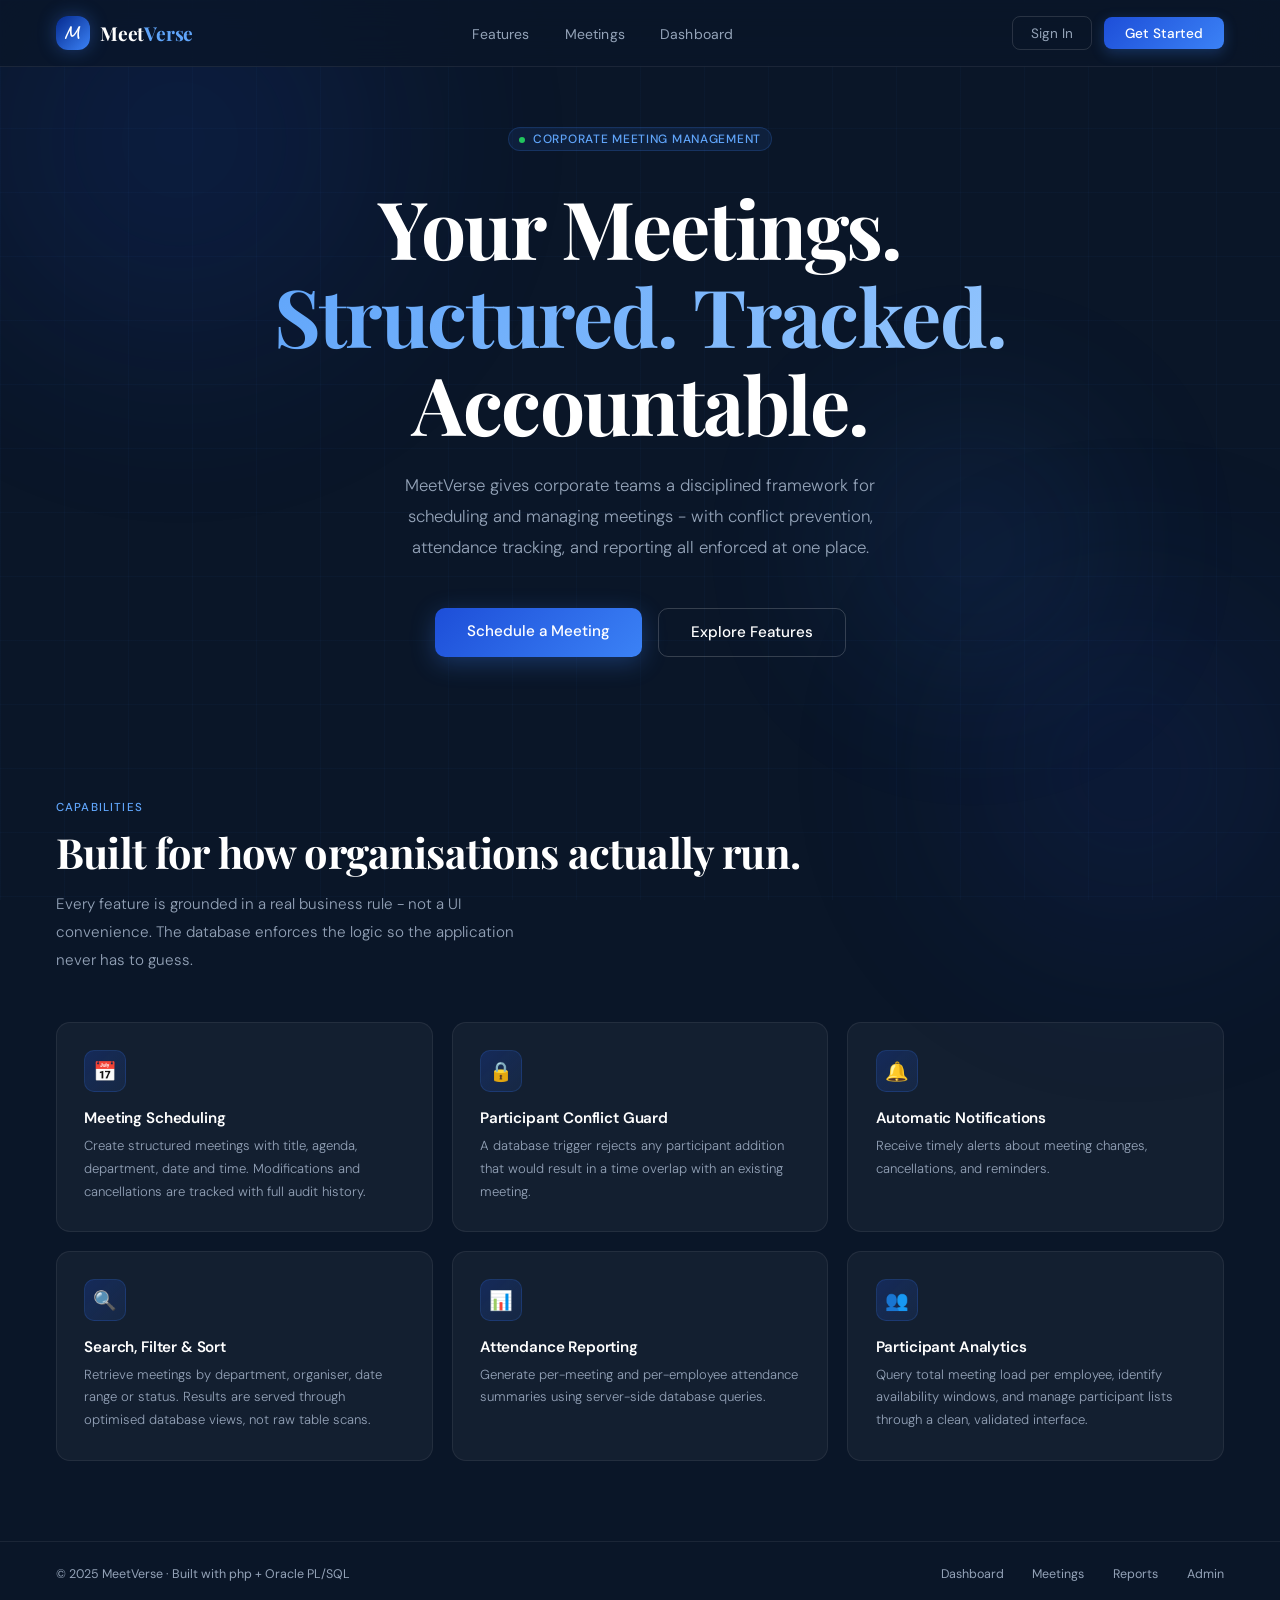
<file: index.html>
<!DOCTYPE html>
<html lang="en">

<head>
    <meta charset="UTF-8">
    <meta name="viewport" content="width=device-width, initial-scale=1.0">
    <title>MeetVerse</title>
    <link
        href="https://fonts.googleapis.com/css2?family=Playfair+Display:wght@600;700&family=DM+Sans:wght@300;400;500;600&display=swap"
        rel="stylesheet">
    <link rel="stylesheet" href="style.css">

    <link rel="preconnect" href="https://fonts.googleapis.com">
    <link rel="preconnect" href="https://fonts.gstatic.com" crossorigin>
    <link href="https://fonts.googleapis.com/css2?family=Alex+Brush&family=Allura&family=Great+Vibes&family=Moon+Dance&family=Parisienne&family=Pinyon+Script&display=swap" rel="stylesheet">
</head>

<body>

    <canvas id="canvas"></canvas>
    <div class="orb orb1"></div>
    <div class="orb orb2"></div>
    <div class="orb orb3"></div>
    <div class="grid-overlay"></div>

    <nav>
        <a class="logo" href="index.html">
            <div class="logo-icon">M</div>
            <span class="logo-text">Meet<span>Verse</span></span>
        </a>
        <ul class="nav-links">
            <li><a href="index.html#features">Features</a></li>
            <li><a href="index.html#meetings">Meetings</a></li>
            <li><a href="index.html#dashboard">Dashboard</a></li>
        </ul>
        <div class="nav-actions">
            <button class="btn-ghost" onclick="location.href='login.html'">Sign In</button>
            <button class="btn-primary" onclick="location.href='register.html'">Get Started</button>
        </div>
    </nav>

    <section class="hero">
        <div class="hero-inner">
            <div class="badge">
                <div class="badge-dot"></div>
                <span>Corporate Meeting Management</span>
            </div>
            <h1>Your Meetings.<br><em>Structured. Tracked.</em><br>Accountable.</h1>
            <p class="hero-sub">MeetVerse gives corporate teams a disciplined framework for scheduling and managing
                meetings - with conflict prevention, attendance tracking, and reporting all enforced at one place.</p>
            <div class="hero-cta">
                <a href="login.html" class="btn-lg solid">Schedule a Meeting</a>
                <a href="index.html#features" class="btn-lg outline">Explore Features</a>
            </div>
        </div>
    </section>

    <section class="section" id="features">
        <div class="reveal">
            <div class="section-eyebrow">Capabilities</div>
            <div class="section-heading">Built for how organisations actually run.</div>
            <p class="section-body">Every feature is grounded in a real business rule - not a UI convenience. The database enforces the logic so the application never has to guess.</p>
        </div>
        <div class="features-grid reveal">
            <div class="fc">
                <div class="fc-icon">📅</div>
                <div class="fc-title">Meeting Scheduling</div>
                <div class="fc-desc">Create structured meetings with title, agenda, department, date and time. Modifications and cancellations are tracked with full audit history.</div>
            </div>
            <div class="fc">
                <div class="fc-icon">🔒</div>
                <div class="fc-title">Participant Conflict Guard</div>
                <div class="fc-desc">A database trigger rejects any participant addition that would result in a time overlap with an existing meeting.</div>
            </div>
            <div class="fc">
                <div class="fc-icon">🔔</div>
                <div class="fc-title">Automatic Notifications</div>
                <div class="fc-desc">Receive timely alerts about meeting changes, cancellations, and reminders. </div>
            </div>
            <div class="fc">
                <div class="fc-icon">🔍</div>
                <div class="fc-title">Search, Filter & Sort</div>
                <div class="fc-desc">Retrieve meetings by department, organiser, date range or status. Results are served through optimised database views, not raw table scans.</div>
            </div>
            <div class="fc">
                <div class="fc-icon">📊</div>
                <div class="fc-title">Attendance Reporting</div>
                <div class="fc-desc">Generate per-meeting and per-employee attendance summaries using server-side database queries.</div>
            </div>
            <div class="fc">
                <div class="fc-icon">👥</div>
                <div class="fc-title">Participant Analytics</div>
                <div class="fc-desc">Query total meeting load per employee, identify availability windows, and manage participant lists through a clean, validated interface.</div>
            </div>
        </div>
    </section>

    <footer>
        <span class="footer-copy">© 2025 MeetVerse · Built with php + Oracle PL/SQL</span>
        <div class="footer-links">
            <a href="">Dashboard</a>
            <a href="">Meetings</a>
            <a href="">Reports</a>
            <a href="">Admin</a>
        </div>
    </footer>
</body>

</html>
</file>
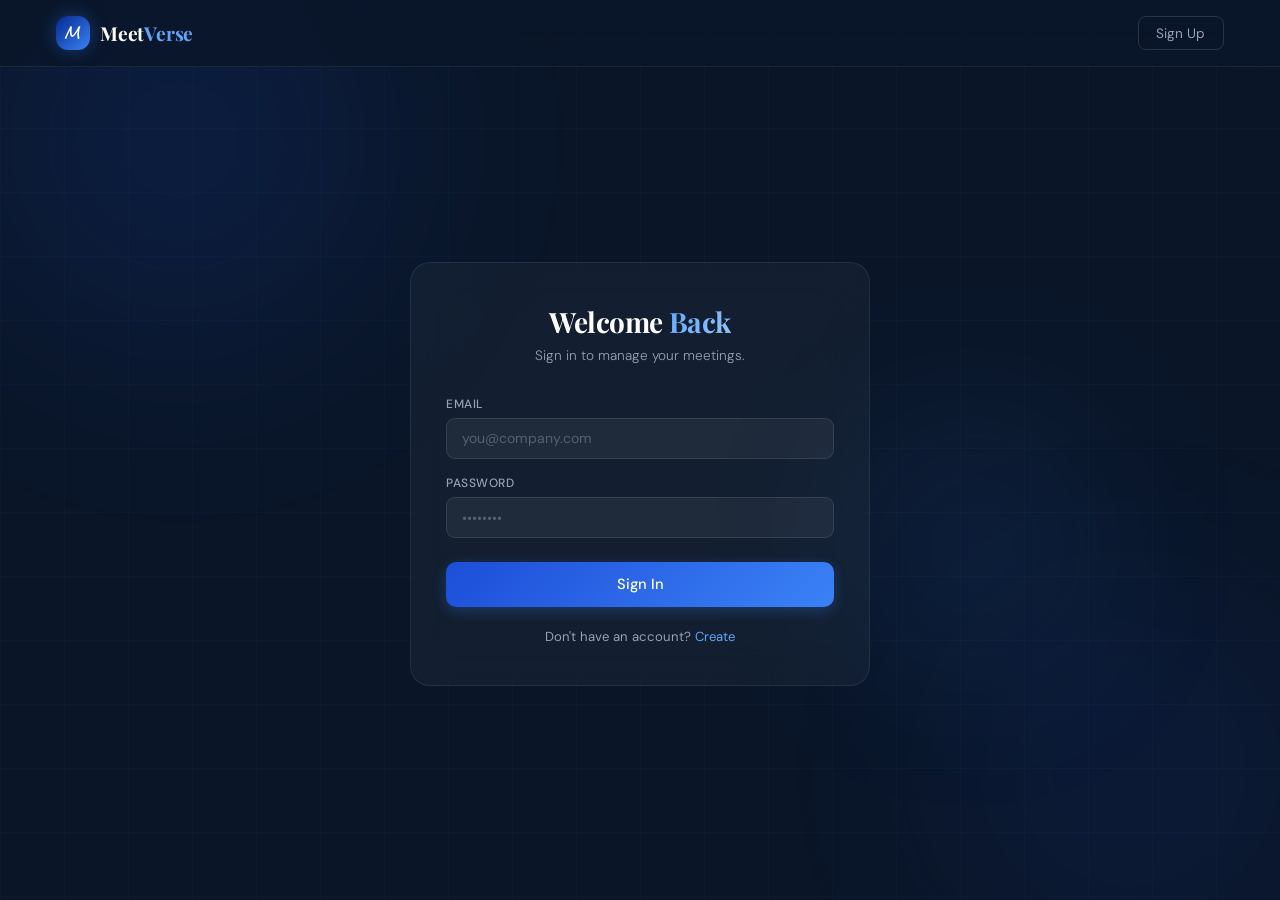
<file: login.html>
<!DOCTYPE html>
<html lang="en">

<head>
    <meta charset="UTF-8">
    <meta name="viewport" content="width=device-width, initial-scale=1.0">
    <title>Sign In</title>
    <link
        href="https://fonts.googleapis.com/css2?family=Playfair+Display:wght@600;700&family=DM+Sans:wght@300;400;500;600&display=swap"
        rel="stylesheet">
    <link href="https://fonts.googleapis.com/css2?family=Moon+Dance&display=swap" rel="stylesheet">
    <link rel="stylesheet" href="style.css">
</head>

<body>
    <div class="orb orb1"></div>
    <div class="orb orb2"></div>
    <div class="orb orb3"></div>
    <div class="grid-overlay"></div>

    <nav>
        <a class="logo" href="index.php">
            <div class="logo-icon">M</div>
            <span class="logo-text">Meet<span>Verse</span></span>
        </a>
        <div class="nav-actions">
            <button class="btn-ghost" onclick="location.href='register.html'">Sign Up</button>
        </div>
    </nav>

    <div class="auth-wrapper">
        <div class="auth-card">
            <div class="auth-header">
                <h2>Welcome <em
                        style="font-style:normal;background:linear-gradient(135deg,#60a5fa,#93c5fd);background-clip:text;-webkit-background-clip:text;-webkit-text-fill-color:transparent">Back</em>
                </h2>
                <p>Sign in to manage your meetings.</p>
            </div>

            <form action="login.php" method="POST">
                <div class="form-group">
                    <label>Email</label>
                    <input type="email" name="email" placeholder="you@company.com" required>
                </div>
                <div class="form-group">
                    <label>Password</label>
                    <input type="password" name="password" placeholder="••••••••" required>
                </div>
                <div id="err-msg"
                    style="color: rgba(255, 0, 0, 0.558); display: none; margin-bottom: 1rem; font-size: 0.83rem;">
                </div>
                <button type="submit" class="btn-auth">Sign In</button>
            </form>

            <p class="auth">Don't have an account? <a href="register.html">Create</a></p>
        </div>
    </div>
    <script>
        const params = new URLSearchParams(window.location.search);
        const error = params.get('error');
        if (error) {
            const box = document.getElementById('err-msg');
            box.textContent = error;
            box.style.display = 'block';
        }
    </script>
</body>

</html>
</file>
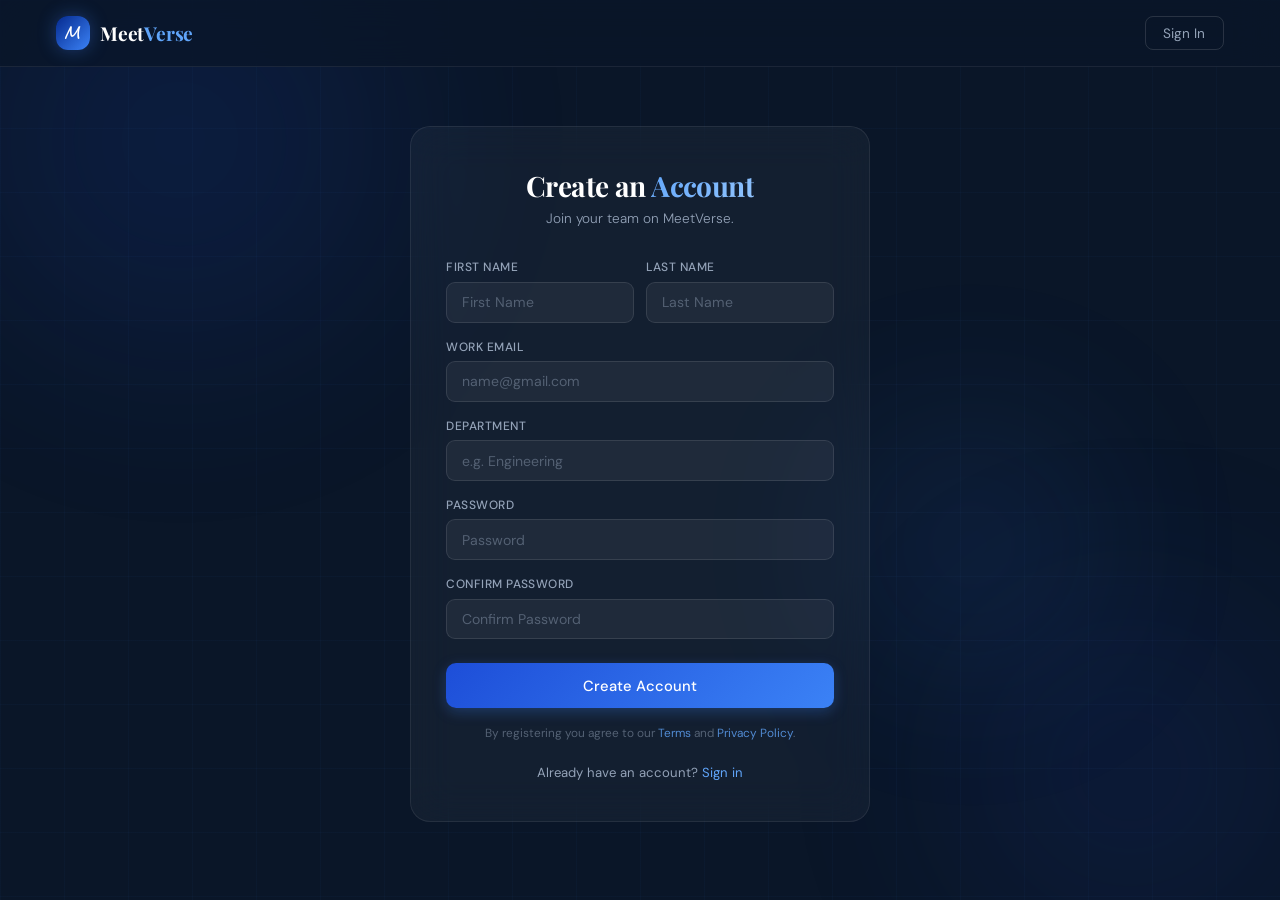
<file: register.html>
<!DOCTYPE html>
<html lang="en">

<head>
    <meta charset="UTF-8">
    <meta name="viewport" content="width=device-width, initial-scale=1.0">
    <title>MeetVerse · Register</title>
    <link
        href="https://fonts.googleapis.com/css2?family=Playfair+Display:wght@600;700&family=DM+Sans:wght@300;400;500;600&display=swap"
        rel="stylesheet">
    <link href="https://fonts.googleapis.com/css2?family=Moon+Dance&display=swap" rel="stylesheet">
    <link rel="stylesheet" href="style.css">
</head>

<body>
    <div class="orb orb1"></div>
    <div class="orb orb2"></div>
    <div class="orb orb3"></div>
    <div class="grid-overlay"></div>

    <nav>
        <a class="logo" href="index.php">
            <div class="logo-icon">M</div>
            <span class="logo-text">Meet<span>Verse</span></span>
        </a>
        <div class="nav-actions">
            <button class="btn-ghost" onclick="location.href='login.html'">Sign In</button>
        </div>
    </nav>

    <div class="auth-wrapper">
        <div class="auth-card">
            <div class="auth-header">
                <h2>Create an <em
                        style="font-style:normal;background:linear-gradient(135deg,#60a5fa,#93c5fd);background-clip:text;-webkit-background-clip:text;-webkit-text-fill-color:transparent">Account</em>
                </h2>
                <p>Join your team on MeetVerse.</p>
            </div>


            <form action="register.php" method="POST">
                <div class="form-row">
                    <div class="form-group">
                        <label>First Name</label>
                        <input type="text" name="first_name" placeholder="First Name" required>
                    </div>
                    <div class="form-group">
                        <label>Last Name</label>
                        <input type="text" name="last_name" placeholder="Last Name" required>
                    </div>
                </div>
                <div class="form-group">
                    <label>Work Email</label>
                    <input type="email" name="email" placeholder="name@gmail.com" required>
                </div>
                <div class="form-group">
                    <label>Department</label>
                    <input type="text" name="department" placeholder="e.g. Engineering" required>
                </div>
                <div class="form-group">
                    <label>Password</label>
                    <input type="password" name="password" placeholder="Password" minlength="8" required>
                </div>
                <div class="form-group">
                    <label>Confirm Password</label>
                    <input type="password" name="confirm_password" placeholder="Confirm Password" required>
                </div>
                <div id="error-msg"
                    style="color: rgba(255, 0, 0, 0.558); display: none; margin-bottom: 1rem; font-size: 0.83rem;">
                </div>
                <button type="submit" class="btn-auth">Create Account</button>
            </form>

            <p class="terms-note">By registering you agree to our <a href="#">Terms</a> and <a href="#">Privacy
                    Policy</a>.</p>
            <p class="auth-switch">Already have an account? <a href="login.html">Sign in</a></p>
        </div>
    </div>

    <script>
        const params = new URLSearchParams(window.location.search);
        const error = params.get('error');
        if (error) {
            const box = document.getElementById('error-msg');
            box.textContent = error;
            box.style.display = 'block';
        }
    </script>
</body>

</html>
</file>
<file: style.css>
* {
  margin: 0;
  padding: 0;
  box-sizing: border-box;
}

:root {
  --navy: #0a1628;
  --accent: #3b82f6;
  --accent2: #60a5fa;
  --muted: #94a3b8;
  --glass: rgba(255, 255, 255, 0.04);
  --border: rgba(255, 255, 255, 0.07);
}

html {
  scroll-behavior: smooth;
}

body {
  background: var(--navy);
  color: #fff;
  font-family: "DM Sans", sans-serif;
  overflow-x: hidden;
}

/*effects*/
#canvas {
  position: fixed;
  top: 0;
  left: 0;
  width: 100%;
  height: 100%;
  z-index: 0;
  pointer-events: none;
}

.orb {
  position: fixed;
  border-radius: 50%;
  filter: blur(90px);
  opacity: 0.17;
  animation: drift 14s ease-in-out infinite;
  pointer-events: none;
  z-index: 0;
}

.orb1 {
  width: 520px;
  height: 520px;
  background: radial-gradient(circle, #1d4ed8, transparent);
  top: -120px;
  left: -80px;
  animation-delay: 0s;
}

.orb2 {
  width: 420px;
  height: 420px;
  background: radial-gradient(circle, #1e40af, transparent);
  bottom: -80px;
  right: -60px;
  animation-delay: -5s;
}

.orb3 {
  width: 280px;
  height: 280px;
  background: radial-gradient(circle, #3b82f6, transparent);
  top: 45%;
  left: 65%;
  animation-delay: -9s;
}

@keyframes drift {
  0%,
  100% {
    transform: translate(0, 0);
  }
  40% {
    transform: translate(25px, -18px);
  }
  70% {
    transform: translate(-18px, 25px);
  }
}

.grid-overlay {
  position: fixed;
  top: 0;
  left: 0;
  width: 100%;
  height: 100%;
  z-index: 0;
  pointer-events: none;
  background-image:
    linear-gradient(rgba(59, 130, 246, 0.035) 1px, transparent 1px),
    linear-gradient(90deg, rgba(59, 130, 246, 0.035) 1px, transparent 1px);
  background-size: 64px 64px;
}

/*nevigation bar*/
nav {
  position: fixed;
  top: 0;
  left: 0;
  right: 0;
  z-index: 100;
  padding: 1rem 3.5rem;
  display: flex;
  align-items: center;
  justify-content: space-between;
  backdrop-filter: blur(24px);
  background: rgba(10, 22, 40, 0.75);
  border-bottom: 1px solid var(--border);
  animation: slideDown 0.7s ease forwards;
}

@keyframes slideDown {
  from {
    transform: translateY(-100%);
    opacity: 0;
  }
  to {
    transform: translateY(0);
    opacity: 1;
  }
}

.logo {
  display: flex;
  align-items: center;
  gap: 10px;
  text-decoration: none;
}

.logo-icon {
  width: 34px;
  height: 34px;
  background: linear-gradient(135deg, #052a8f, #3b82f6);
  border-radius: 12px;
  display: flex;
  align-items: center;
  justify-content: center;
  font-family:
    moon dance,
    cursive;
  font-weight: bolder;
  font-size: 20px;
  color: #fff;
  box-shadow: 0 0 18px rgba(59, 130, 246, 0.35);
}

.logo-icon:hover {
  box-shadow: 0 8px 24px rgba(59, 130, 246, 0.45);
}

.logo-text {
  font-family: "Playfair Display", serif;
  font-size: 1.2rem;
  font-weight: 700;
  color: #fff;
  letter-spacing: -0.01em;
}

.logo-text span {
  color: var(--accent2);
}

.nav-links {
  display: flex;
  gap: 2.2rem;
  list-style: none;
}

.nav-links a {
  color: var(--muted);
  text-decoration: none;
  font-size: 0.875rem;
  letter-spacing: 0.01em;
  transition: color 0.25s;
}

.nav-links a:hover {
  color: #fff;
  filter: drop-shadow(0 0 10px rgba(59, 130, 246, 0.8));
}

.nav-actions {
  display: flex;
  gap: 0.8rem;
  align-items: center;
}

.btn-ghost {
  padding: 0.45rem 1.1rem;
  text-decoration: none;
  border: 1px solid rgba(255, 255, 255, 0.13);
  border-radius: 8px;
  color: var(--muted);
  background: transparent;
  cursor: pointer;
  font-family: "DM Sans", sans-serif;
  font-size: 0.85rem;
  transition: all 0.25s;
}

.btn-ghost:hover {
  border-color: var(--accent);
  color: #fff;
  background: rgba(59, 130, 246, 0.08);
  transform: translateY(-1px);
  box-shadow: 0 8px 24px rgba(59, 130, 246, 0.45);
}

.btn-primary {
  padding: 0.45rem 1.3rem;
  text-decoration: none;
  background: linear-gradient(135deg, #1d4ed8, #3b82f6);
  border: none;
  border-radius: 8px;
  color: #fff;
  cursor: pointer;
  font-family: "DM Sans", sans-serif;
  font-size: 0.85rem;
  font-weight: 500;
  transition: all 0.25s;
  box-shadow: 0 4px 14px rgba(59, 130, 246, 0.28);
}

.btn-primary:hover {
  transform: translateY(-1px);
  box-shadow: 0 8px 24px rgba(59, 130, 246, 0.45);
}

/*home*/
.hero {
  min-height: 80vh;
  display: flex;
  align-items: center;
  justify-content: center;
  position: relative;
  z-index: 1;
  padding: 7rem 3.5rem 3rem;
  text-align: center;
}

.hero-inner {
  max-width: 820px;
  margin: 0 auto;
}

.badge {
  display: inline-flex;
  align-items: center;
  justify-content: center;
  gap: 8px;
  padding: 0.35rem 1rem;
  border: 1px solid rgba(59, 130, 246, 0.25);
  border-radius: 100px;
  background: rgba(59, 130, 246, 0.07);
  margin-bottom: 2rem;
  opacity: 0;
  animation: fadeUp 0.7s 0.3s forwards;
}

.badge-dot {
  display: inline-block;
  margin-right: 5px;
  width: 6px;
  height: 6px;
  border-radius: 50%;
  background: #22c55e;
  animation: pulse 2s infinite;
  flex-shrink: 0;
}

@keyframes pulse {
  0%,
  100% {
    box-shadow: 0 0 0 0 rgba(34, 197, 94, 0.4);
  }
  50% {
    box-shadow: 0 0 0 5px rgba(34, 197, 94, 0);
  }
}

.badge span {
  font-size: 0.75rem;
  color: var(--accent2);
  font-weight: 500;
  letter-spacing: 0.06em;
  text-transform: uppercase;
}

.hero h1 {
  font-family: "Playfair Display", serif;
  font-size: clamp(2.8rem, 6.5vw, 5rem);
  font-weight: 700;
  line-height: 1.1;
  margin-bottom: 1.4rem;
  letter-spacing: -0.02em;
  opacity: 0;
  animation: fadeUp 0.7s 0.5s forwards;
}

.hero h1 em {
  font-style: normal;
  background: linear-gradient(135deg, #60a5fa, #93c5fd);
  -webkit-background-clip: text;
  -webkit-text-fill-color: transparent;
}

.hero-sub {
  font-size: 1.05rem;
  color: var(--muted);
  max-width: 540px;
  margin: 0 auto 2.8rem;
  line-height: 1.85;
  font-weight: 300;
  opacity: 0;
  animation: fadeUp 0.7s 0.7s forwards;
}

.hero-cta {
  display: flex;
  gap: 1rem;
  justify-content: center;
  opacity: 0;
  animation: fadeUp 0.7s 0.9s forwards;
}

.btn-lg {
  padding: 0.85rem 2rem;
  border-radius: 10px;
  font-family: "DM Sans", sans-serif;
  font-size: 0.95rem;
  font-weight: 500;
  cursor: pointer;
  transition: all 0.3s;
  text-decoration: none;
  display: inline-block;
}

.btn-lg.solid {
  background: linear-gradient(135deg, #1d4ed8, #3b82f6);
  color: #fff;
  border: none;
  box-shadow: 0 6px 24px rgba(59, 130, 246, 0.3);
}

.btn-lg.solid:hover {
  transform: translateY(-2px);
  box-shadow: 0 10px 36px rgba(59, 130, 246, 0.48);
}

.btn-lg.outline {
  background: transparent;
  color: #fff;
  border: 1px solid rgba(255, 255, 255, 0.18);
}

.btn-lg.outline:hover {
  border-color: rgba(255, 255, 255, 0.45);
  background: rgba(255, 255, 255, 0.04);
  transform: translateY(-2px);
  box-shadow: 0 10px 36px rgba(59, 130, 246, 0.48);
}

@keyframes fadeUp {
  from {
    opacity: 0;
    transform: translateY(22px);
  }
  to {
    opacity: 1;
    transform: translateY(0);
  }
}

/* Features */
.section {
  position: relative;
  z-index: 1;
  padding: 5rem 3.5rem;
}

.section-eyebrow {
  font-size: 0.72rem;
  color: var(--accent2);
  letter-spacing: 0.1em;
  text-transform: uppercase;
  font-weight: 500;
  margin-bottom: 0.75rem;
}

.section-heading {
  font-family: "Playfair Display", serif;
  font-size: clamp(1.8rem, 3.5vw, 2.6rem);
  font-weight: 700;
  line-height: 1.2;
  margin-bottom: 0.8rem;
  letter-spacing: -0.02em;
}

.section-body {
  color: var(--muted);
  font-size: 0.95rem;
  max-width: 480px;
  line-height: 1.85;
  margin-bottom: 3rem;
  font-weight: 300;
}

.features-grid {
  display: grid;
  grid-template-columns: repeat(3, 1fr);
  gap: 1.2rem;
}

.fc {
  padding: 1.7rem;
  border-radius: 14px;
  border: 1px solid var(--border);
  background: var(--glass);
  transition: all 0.35s;
  cursor: default;
  position: relative;
  overflow: hidden;
}

.fc::before {
  content: "";
  position: absolute;
  inset: 0;
  border-radius: 14px;
  background: linear-gradient(135deg, rgba(59, 130, 246, 0.07), transparent);
  opacity: 0;
  transition: opacity 0.35s;
}

.fc:hover {
  transform: translateY(-5px);
  border-color: rgba(59, 130, 246, 0.22);
  box-shadow: 0 18px 50px rgba(0, 0, 0, 0.25);
}

.fc:hover::before {
  opacity: 1;
}

.fc-icon {
  width: 42px;
  height: 42px;
  border-radius: 10px;
  background: linear-gradient(
    135deg,
    rgba(29, 78, 216, 0.25),
    rgba(59, 130, 246, 0.1)
  );
  display: flex;
  align-items: center;
  justify-content: center;
  margin-bottom: 1rem;
  border: 1px solid rgba(59, 130, 246, 0.18);
  font-size: 19px;
}

.fc-title {
  font-size: 0.95rem;
  font-weight: 600;
  margin-bottom: 0.4rem;
  color: #fff;
  letter-spacing: -0.01em;
}

.fc-desc {
  font-size: 0.82rem;
  color: var(--muted);
  line-height: 1.75;
  font-weight: 300;
}

/*footer*/
footer {
  position: relative;
  z-index: 1;
  padding: 1.5rem 3.5rem;
  border-top: 1px solid var(--border);
  display: flex;
  align-items: center;
  justify-content: space-between;
}
.footer-copy {
  font-size: 0.78rem;
  color: var(--muted);
}

.footer-links {
  display: flex;
  gap: 1.8rem;
}

.footer-links a {
  font-size: 0.78rem;
  color: var(--muted);
  text-decoration: none;
  transition: color 0.25s;
}

.footer-links a:hover {
  color: #fff;
  filter: drop-shadow(0 0 10px rgba(59, 130, 246, 0.8));
}

/*login page*/
.auth-wrapper {
  min-height: 100vh;
  display: flex;
  align-items: center;
  justify-content: center;
  position: relative;
  z-index: 1;
  padding: 6rem 1.5rem 3rem;
}

.auth-card {
  width: 100%;
  max-width: 420px;
  background: rgba(255, 255, 255, 0.04);
  border: 1px solid rgba(255, 255, 255, 0.08);
  border-radius: 20px;
  padding: 2.5rem 2.2rem;
  backdrop-filter: blur(20px);
  animation: fadeUp 0.6s 0.2s both;
}

.auth-header {
  text-align: center;
  margin-bottom: 2rem;
}

.auth-header h2 {
  font-family: "Playfair Display", serif;
  font-size: 1.75rem;
  font-weight: 700;
  margin-bottom: 0.4rem;
  letter-spacing: -0.02em;
}

.auth-header p {
  font-size: 0.85rem;
  color: var(--muted);
  font-weight: 300;
}

.form-group {
  margin-bottom: 1.1rem;
}

.form-group label {
  display: block;
  font-size: 0.78rem;
  color: var(--muted);
  margin-bottom: 0.45rem;
  letter-spacing: 0.04em;
  text-transform: uppercase;
  font-weight: 500;
}

.form-group input {
  width: 100%;
  padding: 0.72rem 1rem;
  background: rgba(255, 255, 255, 0.05);
  border: 1px solid rgba(255, 255, 255, 0.1);
  border-radius: 9px;
  color: #fff;
  font-family: "DM Sans", sans-serif;
  font-size: 0.9rem;
  outline: none;
  transition:
    border-color 0.25s,
    box-shadow 0.25s;
}

.form-group input::placeholder {
  color: rgba(148, 163, 184, 0.45);
}

.form-group input:focus {
  border-color: rgba(59, 130, 246, 0.5);
  box-shadow: 0 0 0 3px rgba(59, 130, 246, 0.1);
}

.forgot-link {
  display: block;
  text-align: right;
  font-size: 0.78rem;
  color: var(--accent2);
  text-decoration: none;
  margin-top: -0.5rem;
  margin-bottom: 1.1rem;
  transition: opacity 0.2s;
}

.forgot-link:hover {
  opacity: 0.75;
}

.btn-auth {
  width: 100%;
  padding: 0.78rem;
  background: linear-gradient(135deg, #1d4ed8, #3b82f6);
  border: none;
  border-radius: 10px;
  color: #fff;
  font-family: "DM Sans", sans-serif;
  font-size: 0.92rem;
  font-weight: 500;
  cursor: pointer;
  margin-top: 0.5rem;
  transition: all 0.25s;
  box-shadow: 0 4px 14px rgba(59, 130, 246, 0.28);
}

.btn-auth:hover {
  transform: translateY(-1px);
  box-shadow: 0 8px 24px rgba(114, 167, 254, 0.45);
}

.auth {
  text-align: center;
  font-size: 0.82rem;
  color: var(--muted);
  margin-top: 1.3rem;
}

.auth a {
  color: var(--accent2);
  text-decoration: none;
  transition: opacity 0.2s;
}

.auth a:hover {
  opacity: 0.75;
}

/*Register page*/
.auth-wrapper {
  min-height: 100vh;
  display: flex;
  align-items: center;
  justify-content: center;
  position: relative;
  z-index: 1;
  padding: 6rem 1.5rem 3rem;
}

.auth-card {
  width: 100%;
  max-width: 460px;
  background: rgba(255, 255, 255, 0.04);
  border: 1px solid rgba(255, 255, 255, 0.08);
  border-radius: 20px;
  padding: 2.5rem 2.2rem;
  backdrop-filter: blur(20px);
  animation: fadeUp 0.6s 0.2s both;
}

.auth-header {
  text-align: center;
  margin-bottom: 2rem;
}

.auth-header h2 {
  font-family: "Playfair Display", serif;
  font-size: 1.75rem;
  font-weight: 700;
  margin-bottom: 0.4rem;
  letter-spacing: -0.02em;
}

.auth-header p {
  font-size: 0.85rem;
  color: var(--muted);
  font-weight: 300;
}

.form-group {
  margin-bottom: 1.1rem;
}

.form-group label {
  display: block;
  font-size: 0.78rem;
  color: var(--muted);
  margin-bottom: 0.45rem;
  letter-spacing: 0.04em;
  text-transform: uppercase;
  font-weight: 500;
}

.form-group input {
  width: 100%;
  padding: 0.72rem 1rem;
  background: rgba(255, 255, 255, 0.05);
  border: 1px solid rgba(255, 255, 255, 0.1);
  border-radius: 9px;
  color: #fff;
  font-family: "DM Sans", sans-serif;
  font-size: 0.9rem;
  outline: none;
  transition:
    border-color 0.25s,
    box-shadow 0.25s;
}

.form-group input::placeholder {
  color: rgba(148, 163, 184, 0.45);
}

.form-group input:focus {
  border-color: rgba(59, 130, 246, 0.5);
  box-shadow: 0 0 0 3px rgba(59, 130, 246, 0.1);
}

.form-row {
  display: grid;
  grid-template-columns: 1fr 1fr;
  gap: 0.8rem;
}

.btn-auth {
  width: 100%;
  padding: 0.78rem;
  background: linear-gradient(135deg, #1d4ed8, #3b82f6);
  border: none;
  border-radius: 10px;
  color: #fff;
  font-family: "DM Sans", sans-serif;
  font-size: 0.92rem;
  font-weight: 500;
  cursor: pointer;
  margin-top: 0.5rem;
  transition: all 0.25s;
  box-shadow: 0 4px 14px rgba(59, 130, 246, 0.28);
}

.btn-auth:hover {
  transform: translateY(-1px);
  box-shadow: 0 8px 24px rgba(59, 130, 246, 0.45);
}

.terms-note {
  font-size: 0.74rem;
  color: rgba(148, 163, 184, 0.5);
  text-align: center;
  margin-top: 1rem;
  line-height: 1.6;
}

.terms-note a {
  color: var(--accent2);
  text-decoration: none;
  opacity: 0.8;
}

.auth-switch {
  text-align: center;
  font-size: 0.82rem;
  color: var(--muted);
  margin-top: 1.3rem;
}

.auth-switch a {
  color: var(--accent2);
  text-decoration: none;
  transition: opacity 0.2s;
}

.auth-switch a:hover {
  opacity: 0.75;
}

/*Admin dashboard*/

.dashboard-layout {
  display: flex;
  min-height: 100vh;
  position: relative;
  z-index: 1;
}

/*Sidebar*/
.sidebar {
  width: 240px;
  height: 100vh;
  background: rgba(255, 255, 255, 0.03);
  border-right: 1px solid var(--border);
  padding: 1.1rem 1.2rem;
  position: fixed;
  top: 0;
  left: 0;
  display: flex;
  flex-direction: column;
  gap: 0.4rem;
  backdrop-filter: blur(20px);
}

.sidebar-logo {
  display: flex;
  align-items: center;
  gap: 10px;
  text-decoration: none;
  padding: 0 0.5rem;
}

.nav-label {
  font-size: 0.68rem;
  color: rgba(148, 163, 184, 0.4);
  text-transform: uppercase;
  letter-spacing: 0.1em;
  padding: 0.5rem 0.8rem 0.3rem;
  margin-top: 0.8rem;
}

.nav-item {
  display: flex;
  align-items: center;
  gap: 0.75rem;
  padding: 0.6rem 0.8rem;
  border-radius: 9px;
  color: var(--muted);
  text-decoration: none;
  font-size: 0.87rem;
  transition: all 0.2s;
  cursor: pointer;
}

.nav-item:hover {
  background: rgba(255, 255, 255, 0.05);
  color: #fff;
}

.nav-item.active {
  background: rgba(59, 130, 246, 0.12);
  color: #fff;
  border: 1px solid rgba(59, 130, 246, 0.2);
}

.nav-item .icon {
  font-size: 1rem;
  width: 20px;
  text-align: center;
}

.sidebar-footer {
  margin-top: auto;
  padding-top: 1rem;
  border-top: 0.5px solid var(--border);
}

.user-pill {
  display: flex;
  align-items: center;
  gap: 0.75rem;
  padding: 0.6rem 0.8rem;
  border-radius: 9px;
  background: rgba(255, 255, 255, 0.04);
  margin-bottom: 0.5rem;
}

.user-avatar {
  width: 32px;
  height: 32px;
  border-radius: 50%;
  background: linear-gradient(135deg, #1d4ed8, #3b82f6);
  display: flex;
  align-items: center;
  justify-content: center;
  font-size: 0.8rem;
  font-weight: 600;
  color: #fff;
  flex-shrink: 0;
}

.user-info p {
  font-size: 0.82rem;
  color: #fff;
  font-weight: 500;
}

.user-info span {
  font-size: 0.72rem;
  color: var(--muted);
}

.logout-btn {
  width: 100%;
  padding: 0.55rem;
  background: transparent;
  border: 1px solid rgba(255, 255, 255, 0.08);
  border-radius: 8px;
  color: var(--muted);
  font-family: "DM Sans", sans-serif;
  font-size: 0.82rem;
  cursor: pointer;
  transition: all 0.2s;
  text-align: center;
  text-decoration: none;
  display: block;
}

.logout-btn:hover {
  border-color: rgba(239, 68, 68, 0.4);
  color: #f87171;
  background: rgba(239, 68, 68, 0.06);
}

.main-content {
  margin-left: 240px;
  flex: 1;
  padding: 2.5rem 2.5rem 3rem;
  height: 100vh;
}

.page-header {
  margin-bottom: 2rem;
  display: flex;
  justify-content: space-between;
  align-items: center;
  width: 100%;
}

.page-header-text {
  display: flex;
  flex-direction: column;
  gap: 0.3rem;
}

.page-header h1 {
  font-family: "Playfair Display", serif;
  font-size: 1.8rem;
  font-weight: 700;
  letter-spacing: -0.02em;
  margin-bottom: 0.3rem;
}

.page-header p {
  color: var(--muted);
  font-size: 0.87rem;
}

/* Stat cards */
.stats-grid {
  display: grid;
  grid-template-columns: repeat(3, 1fr);
  gap: 1.2rem;
  margin-bottom: 2rem;
}

.stat-card {
  background: rgba(255, 255, 255, 0.04);
  border: 1px solid var(--border);
  border-radius: 14px;
  padding: 1.5rem;
  backdrop-filter: blur(10px);
  transition: border-color 0.25s;
}

.stat-card:hover {
  border-color: rgba(59, 130, 246, 0.25);
}

.stat-label {
  font-size: 0.75rem;
  color: var(--muted);
  text-transform: uppercase;
  letter-spacing: 0.06em;
  margin-bottom: 0.6rem;
}

.stat-value {
  font-family: "Playfair Display", serif;
  font-size: 2.2rem;
  font-weight: 700;
  line-height: 1;
  margin-bottom: 0.4rem;
  background: linear-gradient(135deg, #fff, #93c5fd);
  -webkit-background-clip: text;
  -webkit-text-fill-color: transparent;
}

/* Table */
.table-card {
  background: rgba(255, 255, 255, 0.04);
  border: 1px solid var(--border);
  border-radius: 14px;
  overflow: hidden;
}

.table-header {
  padding: 1.3rem 1.5rem;
  border-bottom: 1px solid var(--border);
  display: flex;
  align-items: center;
  justify-content: space-between;
}

.table-header h3 {
  font-family: "Playfair Display", serif;
  font-size: 1.05rem;
  font-weight: 600;
}

.table-header span {
  font-size: 0.78rem;
  color: var(--muted);
}

table {
  width: 100%;
  border-collapse: collapse;
}

thead th {
  padding: 0.8rem 1.5rem;
  text-align: left;
  font-size: 0.72rem;
  color: var(--muted);
  text-transform: uppercase;
  letter-spacing: 0.06em;
  border-bottom: 1px solid var(--border);
  font-weight: 500;
}

tbody tr {
  border-bottom: 1px solid rgba(255, 255, 255, 0.04);
  transition: background 0.2s;
}

tbody tr:last-child {
  border-bottom: none;
}
tbody tr:hover {
  background: rgba(255, 255, 255, 0.03);
}

tbody td {
  padding: 1rem 1.5rem;
  font-size: 0.87rem;
  color: #e2e8f0;
}

.emp-name {
  display: flex;
  align-items: center;
  gap: 0.75rem;
}

.emp-avatar {
  width: 30px;
  height: 30px;
  border-radius: 50%;
  background: linear-gradient(135deg, #1d4ed8, #3b82f6);
  display: flex;
  align-items: center;
  justify-content: center;
  font-size: 0.72rem;
  font-weight: 600;
  color: #fff;
  flex-shrink: 0;
}

.dept-badge {
  display: inline-block;
  padding: 0.25rem 0.65rem;
  border-radius: 100px;
  font-size: 0.72rem;
  background: rgba(59, 130, 246, 0.1);
  border: 1px solid rgba(59, 130, 246, 0.2);
  color: var(--accent2);
}

.role-badge {
  display: inline-block;
  padding: 0.25rem 0.65rem;
  border-radius: 100px;
  font-size: 0.72rem;
  background: rgba(201, 220, 250, 0.629);
  border: 1px solid rgba(167, 191, 229, 0.629);
  color: var(--navy);
}

.empty-row td {
  text-align: center;
  color: var(--muted);
  padding: 3rem;
  font-size: 0.87rem;
}

/* Meeting page */
.meeting-grid {
  display: grid;
  grid-template-columns: repeat(auto-fill, minmax(280px, 1fr));
  gap: 1rem;
}
.meeting-card {
  background: var(--card-bg, #d9d7f0);
  border: 1px solid var(--border, #e5e7eb);
  border-radius: 12px;
  padding: 1.1rem 1.2rem;
}
.meeting-card-top {
  display: flex;
  justify-content: space-between;
  align-items: flex-start;
  gap: 0.5rem;
}
.meeting-card h4 {
  color: var(--text, #1f2937);
  margin: 0 0 0.3rem 0;
  font-size: 1rem;
}
.meeting-card p.desc {
  color: var(--muted);
  font-size: 0.85rem;
  margin: 0.3rem 0 0.8rem 0;
}
.meeting-meta {
  font-size: 0.78rem;
  color: var(--muted);
  display: flex;
  flex-direction: column;
  gap: 0.2rem;
}
.status-pill {
  font-size: 0.7rem;
  font-weight: 600;
  padding: 0.2rem 0.6rem;
  border-radius: 999px;
  white-space: nowrap;
}
.status-ongoing {
  background: #dcfce7;
  color: #15803d;
}
.status-scheduled {
  background: #dbeafe;
  color: #1d4ed8;
}
.status-completed {
  background: #f1f5f9;
  color: #475569;
}
.status-cancelled {
  background: #fee2e2;
  color: #b91c1c;
}

.filter-bar {
  display: flex;
  gap: 0.8rem;
  flex-wrap: wrap;
  align-items: center;
  margin-bottom: 1.2rem;
}
.filter-bar select {
  padding: 0.4rem 0.7rem;
  border-radius: 8px;
  border: 1px solid var(--border, #e5e7eb);
  font-size: 0.85rem;
  background: #fff;
}
.filter-bar label {
  display: flex;
  align-items: center;
  gap: 0.3rem;
  font-size: 0.85rem;
  color: var(--muted);
}
.card-actions {
  display: flex;
  gap: 0.5rem;
  margin-top: 0.8rem;
}
.card-actions form {
  margin: 0;
}
.btn-cancel-meeting {
  font-size: 0.78rem;
  padding: 0.3rem 0.7rem;
  background: #fee2e2;
  color: #b91c1c;
  border: none;
  border-radius: 6px;
  cursor: pointer;
}

/*Meeting form*/
.form-card {
  background: rgba(255, 255, 255, 0.04);
  border: 1px solid var(--border);
  border-radius: 14px;
  padding: 2rem;
  max-width: 700px;
}
.form-group {
  margin-bottom: 1.2rem;
}
.form-group label {
  display: block;
  font-size: 0.78rem;
  color: var(--muted);
  margin-bottom: 0.45rem;
  letter-spacing: 0.04em;
  text-transform: uppercase;
  font-weight: 500;
}
.form-group input,
.form-group textarea,
.form-group select {
  width: 100%;
  padding: 0.72rem 1rem;
  background: rgba(255, 255, 255, 0.05);
  border: 1px solid rgba(255, 255, 255, 0.1);
  border-radius: 9px;
  color: #fff;
  font-family: "DM Sans", sans-serif;
  font-size: 0.9rem;
  outline: none;
  transition:
    border-color 0.25s,
    box-shadow 0.25s;
}
.form-group input::placeholder,
.form-group textarea::placeholder {
  color: rgba(148, 163, 184, 0.45);
}
.form-group input:focus,
.form-group textarea:focus,
.form-group select:focus {
  border-color: rgba(59, 130, 246, 0.5);
  box-shadow: 0 0 0 3px rgba(59, 130, 246, 0.1);
}
.form-group select option {
  background: #0a1628;
  color: #fff;
}
.form-group textarea {
  resize: vertical;
  min-height: 90px;
}
.form-row {
  display: grid;
  grid-template-columns: 1fr 1fr;
  gap: 1rem;
}
.attendees-grid {
  display: grid;
  grid-template-columns: repeat(2, 1fr);
  gap: 0.5rem;
  max-height: 200px;
  overflow-y: auto;
  padding: 0.5rem;
  background: rgba(255, 255, 255, 0.03);
  border: 1px solid rgba(255, 255, 255, 0.08);
  border-radius: 9px;
}
.attendee-item {
  display: flex;
  align-items: center;
  gap: 0.5rem;
  padding: 0.4rem 0.6rem;
  border-radius: 7px;
  font-size: 0.82rem;
  color: #e2e8f0;
  cursor: pointer;
  transition: background 0.2s;
}
.attendee-item:hover {
  background: rgba(59, 130, 246, 0.08);
}
.attendee-item input[type="checkbox"] {
  accent-color: #3b82f6;
}
.btn-submit {
  padding: 0.78rem 2rem;
  background: linear-gradient(135deg, #1d4ed8, #3b82f6);
  border: none;
  border-radius: 10px;
  color: #fff;
  font-family: "DM Sans", sans-serif;
  font-size: 0.92rem;
  font-weight: 500;
  cursor: pointer;
  transition: all 0.25s;
  box-shadow: 0 4px 14px rgba(59, 130, 246, 0.28);
}
.btn-submit:hover {
  transform: translateY(-1px);
  box-shadow: 0 8px 24px rgba(59, 130, 246, 0.45);
}
.btn-cancel {
  padding: 0.78rem 1.5rem;
  background: transparent;
  border: 1px solid rgba(255, 255, 255, 0.12);
  border-radius: 10px;
  color: var(--muted);
  font-family: "DM Sans", sans-serif;
  font-size: 0.92rem;
  cursor: pointer;
  transition: all 0.25s;
  text-decoration: none;
  display: inline-block;
}
.btn-cancel:hover {
  background: rgba(72, 140, 249, 0.397);
  border-color: rgba(255, 255, 255, 0.3);
  color: #fff;
}
.error-box {
  background: rgba(239, 68, 68, 0.1);
  border: 1px solid rgba(239, 68, 68, 0.3);
  border-radius: 8px;
  padding: 0.7rem 1rem;
  margin-bottom: 1.2rem;
  font-size: 0.83rem;
  color: #f87171;
}
.form-actions {
  display: flex;
  gap: 1rem;
  align-items: center;
  margin-top: 1.5rem;
}

/* Reports */
/* Summary cards */
.summary-grid {
  display: grid;
  grid-template-columns: repeat(4, 1fr);
  gap: 1rem;
  margin-bottom: 2rem;
}
.stat-card {
  background: rgba(255, 255, 255, 0.04);
  border: 1px solid var(--border);
  border-radius: 14px;
  padding: 1.5rem;
  backdrop-filter: blur(10px);
  transition: border-color 0.25s;
}
.stat-card:hover {
  border-color: rgba(59, 130, 246, 0.25);
}
.stat-label {
  font-size: 0.75rem;
  color: var(--muted);
  text-transform: uppercase;
  letter-spacing: 0.06em;
  margin-bottom: 0.6rem;
}
.stat-value {
  font-family: "Playfair Display", serif;
  font-size: 2.2rem;
  font-weight: 700;
  line-height: 1;
  margin-bottom: 0.4rem;
  background: linear-gradient(135deg, #fff, #93c5fd);
  -webkit-background-clip: text;
  -webkit-text-fill-color: transparent;
}
.stat-value.green {
  background: linear-gradient(135deg, #4ade80, #86efac);
  -webkit-background-clip: text;
  -webkit-text-fill-color: transparent;
}
.stat-value.red {
  background: linear-gradient(135deg, #f87171, #fca5a5);
  -webkit-background-clip: text;
  -webkit-text-fill-color: transparent;
}
.stat-value.yellow {
  background: linear-gradient(135deg, #4d71d6, #6c88d4);
  -webkit-background-clip: text;
  -webkit-text-fill-color: transparent;
}

/* Section */
.section-title {
  font-family: "Playfair Display", serif;
  font-size: 1.1rem;
  font-weight: 600;
  margin-bottom: 1rem;
}
.reports-grid {
  display: grid;
  grid-template-columns: 1fr 1fr;
  gap: 1.5rem;
  margin-bottom: 1.5rem;
}
.report-card {
  background: rgba(255, 255, 255, 0.04);
  border: 1px solid var(--border);
  border-radius: 14px;
  overflow: hidden;
}
.report-card-header {
  padding: 1.1rem 1.4rem;
  border-bottom: 1px solid var(--border);
  display: flex;
  justify-content: space-between;
  align-items: center;
}
.report-card-header h3 {
  font-family: "Playfair Display", serif;
  font-size: 1rem;
  font-weight: 600;
}
.report-card-header span {
  font-size: 0.75rem;
  color: var(--muted);
}
.report-card-body {
  padding: 1rem 1.4rem;
}

/* Bar chart */
.bar-row {
  display: flex;
  align-items: center;
  gap: 0.8rem;
  margin-bottom: 0.75rem;
}
.bar-label {
  font-size: 0.8rem;
  color: #e2e8f0;
  width: 130px;
  flex-shrink: 0;
  white-space: nowrap;
  overflow: hidden;
  text-overflow: ellipsis;
}
.bar-track {
  flex: 1;
  height: 8px;
  background: rgba(255, 255, 255, 0.06);
  border-radius: 100px;
  overflow: hidden;
}
.bar-fill {
  height: 100%;
  border-radius: 100px;
  background: linear-gradient(90deg, #1d4ed8, #3b82f6);
  transition: width 0.6s ease;
}
.bar-count {
  font-size: 0.78rem;
  color: var(--muted);
  width: 24px;
  text-align: right;
}

/* Table */
.report-table {
  width: 100%;
  border-collapse: collapse;
}
.report-table th {
  padding: 0.6rem 0.8rem;
  text-align: left;
  font-size: 0.72rem;
  color: var(--muted);
  text-transform: uppercase;
  letter-spacing: 0.06em;
  border-bottom: 1px solid var(--border);
  font-weight: 500;
}
.report-table td {
  padding: 0.8rem;
  font-size: 0.85rem;
  color: #e2e8f0;
  border-bottom: 1px solid rgba(255, 255, 255, 0.04);
}
.report-table tr:last-child td {
  border-bottom: none;
}
.report-table tr:hover td {
  background: rgba(255, 255, 255, 0.02);
}
.badge {
  display: inline-block;
  padding: 0.2rem 0.6rem;
  border-radius: 100px;
  font-size: 0.72rem;
  background: rgba(59, 130, 246, 0.1);
  border: 1px solid rgba(59, 130, 246, 0.2);
  color: var(--accent2);
}
.badge.green {
  background: rgba(34, 197, 94, 0.1);
  border-color: rgba(34, 197, 94, 0.2);
  color: #4ade80;
}

/* Member settings */
.alert {
  padding: 0.7rem 1rem;
  border-radius: 8px;
  font-size: 0.83rem;
  margin-bottom: 1.5rem;
}
.alert.error {
  background: rgba(239, 68, 68, 0.1);
  border: 1px solid rgba(239, 68, 68, 0.3);
  color: #f87171;
}
.alert.success {
  background: rgba(34, 197, 94, 0.1);
  border: 1px solid rgba(34, 197, 94, 0.3);
  color: #4ade80;
}
.settings-grid {
  display: grid;
  grid-template-columns: 1fr 1fr;
  gap: 1.5rem;
}
.settings-card {
  background: rgba(255, 255, 255, 0.04);
  border: 1px solid var(--border);
  border-radius: 14px;
  overflow: hidden;
}
.settings-card.full {
  grid-column: 1/-1;
}
.card-header {
  padding: 1.1rem 1.4rem;
  border-bottom: 1px solid var(--border);
  display: flex;
  align-items: center;
  justify-content: space-between;
}
.card-header h3 {
  font-family: "Playfair Display", serif;
  font-size: 1rem;
  font-weight: 600;
  margin-bottom: 0.2rem;
}
.card-header p {
  font-size: 0.78rem;
  color: var(--muted);
}
.card-body {
  padding: 1.4rem;
}
.form-group {
  margin-bottom: 1rem;
}
.form-group label {
  display: block;
  font-size: 0.75rem;
  color: var(--muted);
  margin-bottom: 0.4rem;
  text-transform: uppercase;
  letter-spacing: 0.04em;
  font-weight: 500;
}
.form-group input {
  width: 100%;
  padding: 0.65rem 0.9rem;
  background: rgba(255, 255, 255, 0.05);
  border: 1px solid rgba(255, 255, 255, 0.1);
  border-radius: 9px;
  color: #fff;
  font-family: "DM Sans", sans-serif;
  font-size: 0.88rem;
  outline: none;
  transition:
    border-color 0.25s,
    box-shadow 0.25s;
}
.form-group input:focus {
  border-color: rgba(59, 130, 246, 0.5);
  box-shadow: 0 0 0 3px rgba(59, 130, 246, 0.1);
}
.form-group input::placeholder {
  color: rgba(148, 163, 184, 0.45);
}
.form-row {
  display: grid;
  grid-template-columns: 1fr 1fr;
  gap: 0.8rem;
}
.btn-save {
  padding: 0.65rem 1.5rem;
  background: linear-gradient(135deg, #1d4ed8, #3b82f6);
  border: none;
  border-radius: 9px;
  color: #fff;
  font-family: "DM Sans", sans-serif;
  font-size: 0.87rem;
  font-weight: 500;
  cursor: pointer;
  transition: all 0.25s;
  box-shadow: 0 4px 14px rgba(59, 130, 246, 0.28);
}
.btn-save:hover {
  transform: translateY(-1px);
  box-shadow: 0 8px 24px rgba(59, 130, 246, 0.45);
}
.btn-sm {
  padding: 0.35rem 0.8rem;
  background: rgba(59, 130, 246, 0.1);
  border: 1px solid rgba(59, 130, 246, 0.2);
  border-radius: 6px;
  color: var(--accent2);
  font-family: "DM Sans", sans-serif;
  font-size: 0.75rem;
  cursor: pointer;
  transition: all 0.2s;
}
.btn-sm:hover {
  background: rgba(59, 130, 246, 0.2);
}
.profile-box {
  display: flex;
  align-items: center;
  gap: 1rem;
  padding: 1rem;
  background: rgba(255, 255, 255, 0.03);
  border-radius: 10px;
  margin-bottom: 1.2rem;
}
.profile-avatar {
  width: 52px;
  height: 52px;
  border-radius: 50%;
  background: linear-gradient(135deg, #1d4ed8, #3b82f6);
  display: flex;
  align-items: center;
  justify-content: center;
  font-size: 1.3rem;
  font-weight: 700;
  color: #fff;
  flex-shrink: 0;
}
.profile-info p {
  font-size: 0.95rem;
  font-weight: 500;
  color: #fff;
  margin-bottom: 0.2rem;
}
.profile-info span {
  font-size: 0.78rem;
  color: var(--muted);
}
.notif-item {
  display: flex;
  align-items: flex-start;
  gap: 0.8rem;
  padding: 0.8rem 0;
  border-bottom: 1px solid rgba(255, 255, 255, 0.04);
}
.notif-item:last-child {
  border-bottom: none;
}
.notif-dot {
  width: 8px;
  height: 8px;
  border-radius: 50%;
  background: #3b82f6;
  flex-shrink: 0;
  margin-top: 5px;
}
.notif-dot.read {
  background: rgba(148, 163, 184, 0.3);
}
.notif-msg {
  font-size: 0.83rem;
  color: #e2e8f0;
  flex: 1;
  line-height: 1.5;
}
.notif-msg.read {
  color: var(--muted);
}
.notif-time {
  font-size: 0.72rem;
  color: var(--muted);
  white-space: nowrap;
}
.notif-actions {
  display: flex;
  gap: 0.5rem;
  margin-top: 0.4rem;
}
.unread-badge {
  display: inline-flex;
  align-items: center;
  justify-content: center;
  width: 20px;
  height: 20px;
  background: #3b82f6;
  border-radius: 50%;
  font-size: 0.68rem;
  font-weight: 600;
  color: #fff;
  margin-left: 0.5rem;
}
.empty-note {
  text-align: center;
  color: var(--muted);
  font-size: 0.85rem;
  padding: 2rem 0;
}

/* Admin settings */
.settings-grid {
  display: grid;
  grid-template-columns: 1fr 1fr;
  gap: 1.5rem;
  margin-bottom: 1.5rem;
}
.settings-card {
  background: rgba(255, 255, 255, 0.04);
  border: 1px solid var(--border);
  border-radius: 14px;
  overflow: hidden;
}
.settings-card.full {
  grid-column: 1/-1;
}
.card-header {
  padding: 1.1rem 1.4rem;
  border-bottom: 1px solid var(--border);
}
.card-header h3 {
  font-family: "Playfair Display", serif;
  font-size: 1rem;
  font-weight: 600;
  margin-bottom: 0.2rem;
}
.card-header p {
  font-size: 0.78rem;
  color: var(--muted);
}
.card-body {
  padding: 1.4rem;
}
.form-group {
  margin-bottom: 1rem;
}
.form-group label {
  display: block;
  font-size: 0.75rem;
  color: var(--muted);
  margin-bottom: 0.4rem;
  text-transform: uppercase;
  letter-spacing: 0.04em;
  font-weight: 500;
}
.form-group input,
.form-group select {
  width: 100%;
  padding: 0.65rem 0.9rem;
  background: rgba(255, 255, 255, 0.05);
  border: 1px solid rgba(255, 255, 255, 0.1);
  border-radius: 9px;
  color: #fff;
  font-family: "DM Sans", sans-serif;
  font-size: 0.88rem;
  outline: none;
  transition:
    border-color 0.25s,
    box-shadow 0.25s;
}
.form-group input:focus,
.form-group select:focus {
  border-color: rgba(59, 130, 246, 0.5);
  box-shadow: 0 0 0 3px rgba(59, 130, 246, 0.1);
}
.form-group input::placeholder {
  color: rgba(148, 163, 184, 0.45);
}
.form-group select option {
  background: #0a1628;
  color: #fff;
}
.form-row {
  display: grid;
  grid-template-columns: 1fr 1fr;
  gap: 0.8rem;
}
.btn-save {
  padding: 0.65rem 1.5rem;
  background: linear-gradient(135deg, #1d4ed8, #3b82f6);
  border: none;
  border-radius: 9px;
  color: #fff;
  font-family: "DM Sans", sans-serif;
  font-size: 0.87rem;
  font-weight: 500;
  cursor: pointer;
  transition: all 0.25s;
  box-shadow: 0 4px 14px rgba(59, 130, 246, 0.28);
}
.btn-save:hover {
  transform: translateY(-1px);
  box-shadow: 0 8px 24px rgba(59, 130, 246, 0.45);
}
.btn-danger {
  padding: 0.45rem 1rem;
  background: rgba(239, 68, 68, 0.1);
  border: 1px solid rgba(239, 68, 68, 0.3);
  border-radius: 7px;
  color: #f87171;
  font-family: "DM Sans", sans-serif;
  font-size: 0.78rem;
  cursor: pointer;
  transition: all 0.2s;
}
.btn-danger:hover {
  background: rgba(239, 68, 68, 0.2);
}
.member-table {
  width: 100%;
  border-collapse: collapse;
}
.member-table th {
  padding: 0.6rem 0.8rem;
  text-align: left;
  font-size: 0.72rem;
  color: var(--muted);
  text-transform: uppercase;
  letter-spacing: 0.06em;
  border-bottom: 1px solid var(--border);
  font-weight: 500;
}
.member-table td {
  padding: 0.85rem 0.8rem;
  font-size: 0.85rem;
  color: #e2e8f0;
  border-bottom: 1px solid rgba(255, 255, 255, 0.04);
}
.member-table tr:last-child td {
  border-bottom: none;
}
.member-table tr:hover td {
  background: rgba(255, 255, 255, 0.02);
}
.dept-badge {
  display: inline-block;
  padding: 0.2rem 0.6rem;
  border-radius: 100px;
  font-size: 0.72rem;
  background: rgba(59, 130, 246, 0.1);
  border: 1px solid rgba(59, 130, 246, 0.2);
  color: var(--accent2);
}
.inline-form {
  display: flex;
  gap: 0.5rem;
  align-items: center;
}
.inline-form input {
  padding: 0.4rem 0.7rem;
  font-size: 0.8rem;
  border-radius: 7px;
  width: 140px;
}
.log-row {
  display: flex;
  gap: 1rem;
  padding: 0.75rem 0;
  border-bottom: 1px solid rgba(255, 255, 255, 0.04);
  align-items: flex-start;
}
.log-row:last-child {
  border-bottom: none;
}
.log-badge {
  padding: 0.2rem 0.6rem;
  border-radius: 6px;
  font-size: 0.68rem;
  font-weight: 600;
  text-transform: uppercase;
  letter-spacing: 0.05em;
  white-space: nowrap;
  flex-shrink: 0;
}
.log-badge.new-emp {
  background: rgba(34, 197, 94, 0.12);
  color: #4ade80;
  border: 1px solid rgba(34, 197, 94, 0.2);
}
.log-badge.new-meet {
  background: rgba(59, 130, 246, 0.12);
  color: #60a5fa;
  border: 1px solid rgba(59, 130, 246, 0.2);
}
.log-badge.cancelled {
  background: rgba(239, 68, 68, 0.12);
  color: #f87171;
  border: 1px solid rgba(239, 68, 68, 0.2);
}
.log-details {
  font-size: 0.83rem;
  color: #e2e8f0;
  flex: 1;
}
.log-time {
  font-size: 0.75rem;
  color: var(--muted);
  white-space: nowrap;
  flex-shrink: 0;
}
.empty-note {
  text-align: center;
  color: var(--muted);
  font-size: 0.85rem;
  padding: 2rem 0;
}
.modal-overlay {
  display: none;
  position: fixed;
  top: 0;
  left: 0;
  width: 100%;
  height: 100%;
  background: rgba(0, 0, 0, 0.6);
  z-index: 200;
  align-items: center;
  justify-content: center;
}
.modal-overlay.open {
  display: flex;
}
.modal {
  background: #0f1f38;
  border: 1px solid var(--border);
  border-radius: 16px;
  padding: 2rem;
  max-width: 380px;
  width: 90%;
  text-align: center;
}
.modal h4 {
  font-family: "Playfair Display", serif;
  font-size: 1.1rem;
  margin-bottom: 0.6rem;
}
.modal p {
  font-size: 0.85rem;
  color: var(--muted);
  margin-bottom: 1.5rem;
  line-height: 1.6;
}
.modal-actions {
  display: flex;
  gap: 0.8rem;
  justify-content: center;
}
.btn-cancel-modal {
  padding: 0.6rem 1.2rem;
  background: transparent;
  border: 1px solid rgba(255, 255, 255, 0.12);
  border-radius: 8px;
  color: var(--muted);
  font-family: "DM Sans", sans-serif;
  font-size: 0.85rem;
  cursor: pointer;
}
</file>
